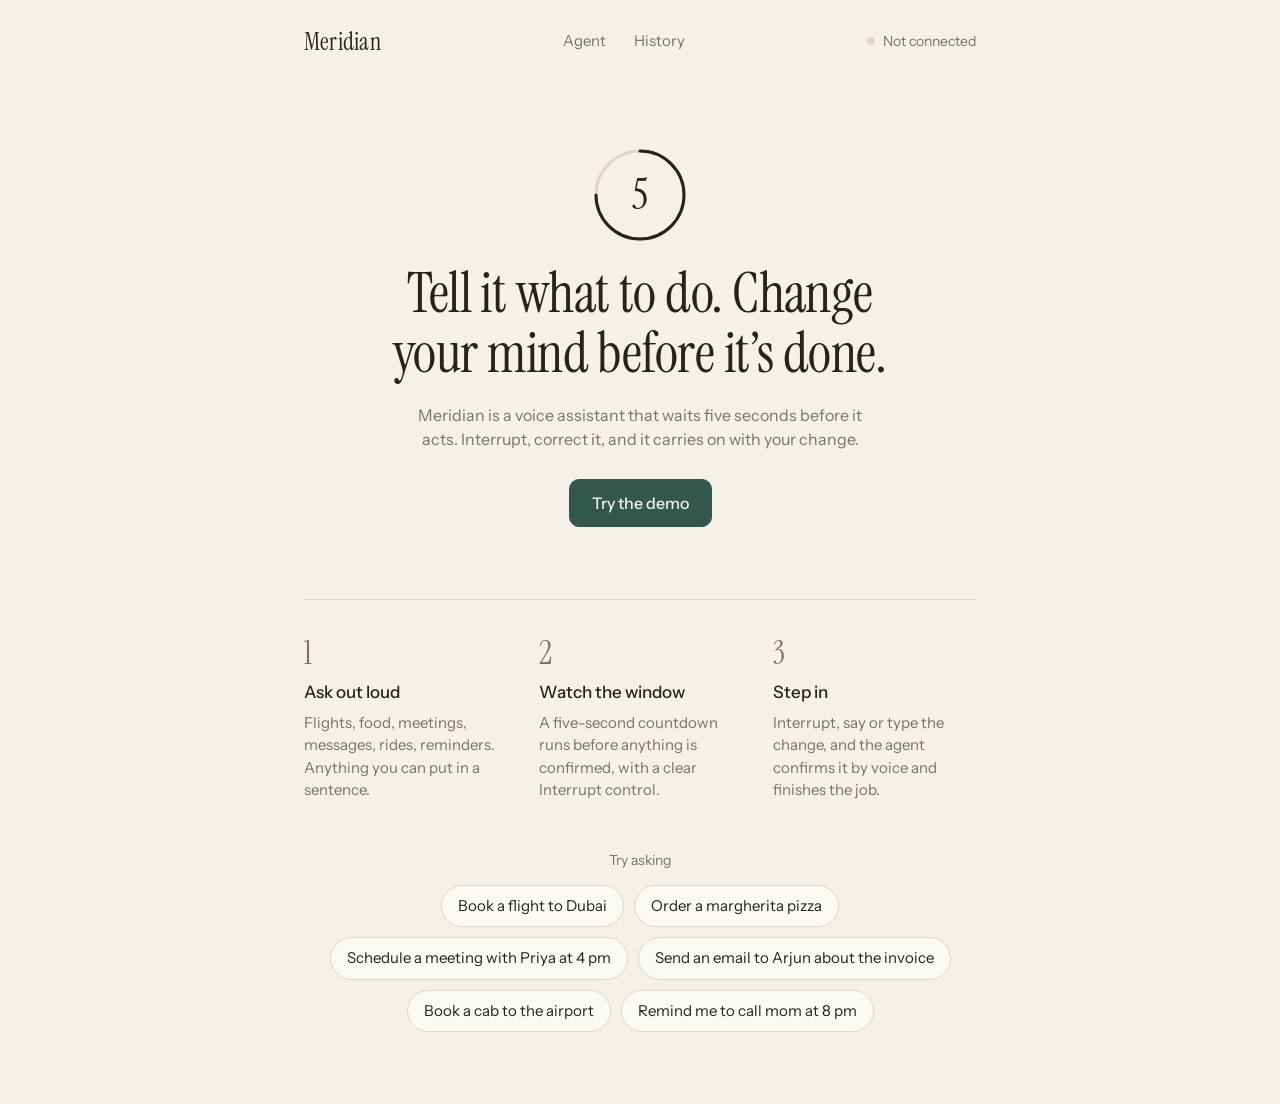
<file: frontend/index.html>
<!DOCTYPE html>
<html lang="en">
<head>
<meta charset="utf-8">
<meta name="viewport" content="width=device-width, initial-scale=1, viewport-fit=cover">
<title>Meridian — voice flight booking</title>
<link rel="preconnect" href="https://fonts.googleapis.com">
<link href="https://fonts.googleapis.com/css2?family=Instrument+Sans:wght@400;500;600&family=Instrument+Serif&display=swap" rel="stylesheet">
<style>
:root{
  --bg:#F5F1E8; --surface:#FBF9F4; --orb:#ECE5D6; --line:#DFD6C4; --ink:#26221D; --muted:#7A7264;
  --accent:#34574D; --accent-ink:#F5F1E8; --pause:#A3721B; --err:#9B3B2E;
  box-sizing:border-box; padding-top:env(safe-area-inset-top,0px); padding-bottom:env(safe-area-inset-bottom,0px);
}
@media (prefers-color-scheme:dark){:root:not([data-theme="light"]){
  --bg:#1D1A16; --surface:#25211C; --orb:#2E2921; --line:#3B352B; --ink:#EDE6D8; --muted:#A0978A;
  --accent:#8DB5A6; --accent-ink:#17211D; --pause:#D3A24E; --err:#D9826F;}}
:root[data-theme="dark"]{
  --bg:#1D1A16; --surface:#25211C; --orb:#2E2921; --line:#3B352B; --ink:#EDE6D8; --muted:#A0978A;
  --accent:#8DB5A6; --accent-ink:#17211D; --pause:#D3A24E; --err:#D9826F;}
html{scroll-padding-top:env(safe-area-inset-top,0px)}
*{box-sizing:border-box}
html,body{height:100%;margin:0}
body{background:var(--bg);color:var(--ink);font:400 16px/1.5 "Instrument Sans",system-ui,sans-serif;-webkit-font-smoothing:antialiased}
.app{min-height:100%;display:flex;flex-direction:column;max-width:720px;margin:0 auto;padding:0 24px}
header{display:flex;justify-content:space-between;align-items:center;padding:24px 0}
.brand{font:400 24px "Instrument Serif",Georgia,serif;letter-spacing:.01em}
.conn{display:flex;align-items:center;gap:8px;font-size:14px;color:var(--muted)}
.dot{width:8px;height:8px;border-radius:50%;background:var(--line)}
.conn[data-c="on"] .dot{background:var(--accent)} .conn[data-c="busy"] .dot{background:var(--pause)} .conn[data-c="err"] .dot{background:var(--err)}
main{flex:1;display:flex;flex-direction:column;align-items:center;justify-content:center;text-align:center;padding:24px 0 56px;gap:8px}
h1{font:400 clamp(36px,7vw,56px)/1.08 "Instrument Serif",Georgia,serif;margin:0;letter-spacing:-.01em;max-width:14em;text-wrap:balance}
.sub{color:var(--muted);margin:0;min-height:1.5em;max-width:30em}
.stage{margin:40px 0 32px}
/* orb */
.orb{position:relative;width:184px;height:184px;border:0;padding:0;border-radius:50%;background:transparent;cursor:pointer;color:var(--ink);display:grid;place-items:center}
.orb:focus-visible{outline:2px solid var(--accent);outline-offset:8px}
.orb:disabled{cursor:default}
.core{position:absolute;inset:14px;border-radius:50%;background:var(--orb);border:1px solid var(--line);transition:background .3s,border-color .3s,transform .2s}
.orb:not(:disabled):hover .core{transform:scale(1.02);border-color:var(--muted)}
.orb:not(:disabled):active .core{transform:scale(.98)}
.rings{position:absolute;inset:0;pointer-events:none}
.rings i{position:absolute;inset:14px;border-radius:50%;border:1.5px solid var(--accent);opacity:0}
.glyph{position:relative;display:grid;place-items:center;height:64px}
.glyph svg{display:block}
.num{font:400 72px/1 "Instrument Serif",serif;font-variant-numeric:tabular-nums}
.bars{display:flex;gap:5px;align-items:center;height:48px}
.bars b{width:5px;height:12px;border-radius:3px;background:var(--accent);animation:bar 1s ease-in-out infinite}
.bars b:nth-child(2){animation-delay:-.2s}.bars b:nth-child(3){animation-delay:-.4s}.bars b:nth-child(4){animation-delay:-.6s}.bars b:nth-child(5){animation-delay:-.8s}
@keyframes bar{0%,100%{height:10px}50%{height:44px}}
svg.prog{position:absolute;inset:0;width:100%;height:100%;transform:rotate(-90deg);pointer-events:none}
.prog circle{fill:none;stroke-width:3}
.prog .tr{stroke:var(--line)} .prog .fg{stroke:var(--ink);stroke-linecap:round}
.spin{animation:rot 1.1s linear infinite;transform-origin:center}
@keyframes rot{to{transform:rotate(360deg)}}
@keyframes ring{0%{transform:scale(.92);opacity:.5}100%{transform:scale(1.2);opacity:0}}
@keyframes breathe{0%,100%{transform:scale(.96);opacity:.25}50%{transform:scale(1.04);opacity:.5}}
[data-s="IDLE"] .rings i:first-child{animation:breathe 4s ease-in-out infinite}
[data-s="LISTENING"] .core{background:var(--accent);border-color:var(--accent);color:var(--accent-ink)}
[data-s="LISTENING"] .orb{color:var(--accent-ink)}
[data-s="LISTENING"] .rings i{animation:ring 2.2s ease-out infinite}
[data-s="LISTENING"] .rings i:nth-child(2){animation-delay:.7s}[data-s="LISTENING"] .rings i:nth-child(3){animation-delay:1.4s}
[data-s="INTERRUPTED"] .core{border-color:var(--pause)} [data-s="INTERRUPTED"] .orb{color:var(--pause)}
[data-s="CONFIRMED"] .core{background:var(--accent);border-color:var(--accent)} [data-s="CONFIRMED"] .orb{color:var(--accent-ink)}
[data-s="ERROR"] .orb{color:var(--err)} [data-s="ERROR"] .core{border-color:var(--err)}
/* controls */
.controls{min-height:112px;display:flex;flex-direction:column;align-items:center;gap:14px;width:100%}
.btn{font:500 16px "Instrument Sans",sans-serif;border-radius:10px;padding:13px 22px;cursor:pointer;border:1px solid var(--ink);background:var(--ink);color:var(--bg);transition:transform .15s,opacity .15s}
.btn:hover{opacity:.9}.btn:active{transform:scale(.98)}
.btn:focus-visible,input:focus-visible,.link:focus-visible{outline:2px solid var(--accent);outline-offset:3px}
.btn.accent{background:var(--accent);border-color:var(--accent);color:var(--accent-ink)}
.btn.ghost{background:transparent;color:var(--ink);border-color:var(--line)}
.btn:disabled{opacity:.5;cursor:default}
.link{background:none;border:0;color:var(--muted);font:inherit;cursor:pointer;text-decoration:underline;text-underline-offset:3px;padding:4px}
.hint{color:var(--muted);font-size:14px;margin:0}
.form{display:flex;gap:8px;width:100%;max-width:440px}
input[type=text]{flex:1;min-width:0;font:inherit;padding:12px 14px;border-radius:10px;border:1px solid var(--line);background:var(--surface);color:var(--ink)}
input[type=text]::placeholder{color:var(--muted)}
.heard{min-height:1.5em;color:var(--muted);font-style:italic;margin:0}
.dest{font:400 28px "Instrument Serif",serif;margin:0}
footer{padding:16px 0 24px;font-size:13px;color:var(--muted);text-align:center;border-top:1px solid var(--line)}
kbd{font:inherit;border:1px solid var(--line);border-radius:5px;padding:0 6px;background:var(--surface)}
.swap{animation:swap .3s ease-out}
@keyframes swap{from{opacity:0;transform:translateY(4px)}to{opacity:1;transform:none}}
@media (prefers-reduced-motion:reduce){*,*::before,*::after{animation-duration:.001s!important;animation-iteration-count:1!important;transition:none!important}}
.sr{position:absolute;width:1px;height:1px;overflow:hidden;clip:rect(0 0 0 0)}

a.brand{color:inherit;text-decoration:none}
.nav{display:flex;gap:4px}.nav a{color:var(--muted);text-decoration:none;font-size:15px;padding:6px 12px;border-radius:8px}
.nav a:hover,.nav a[aria-current]{color:var(--ink)}.nav a[aria-current]{background:var(--orb)}
.nav a:focus-visible,a.brand:focus-visible{outline:2px solid var(--accent);outline-offset:2px}
body:not([data-v="agent"]) #agent,body:not([data-v="agent"]) footer{display:none}
body:not([data-v="home"]) #home,body:not([data-v="history"]) #hist{display:none}
#home,#hist{flex:1;padding:40px 0 72px}
.hero{display:flex;flex-direction:column;align-items:center;text-align:center;gap:20px;padding:24px 0 8px}
.hero .btn{text-decoration:none;display:inline-block;margin-top:8px}
.steps{list-style:none;margin:64px 0 48px;padding:32px 0 0;border-top:1px solid var(--line);display:grid;grid-template-columns:repeat(3,1fr);gap:32px}
.steps .n{font:400 32px "Instrument Serif",serif;color:var(--muted)}
.steps h3{font-size:17px;font-weight:500;margin:6px 0}.steps p{margin:0;color:var(--muted);font-size:15px}
.tryhd{text-align:center;margin-bottom:14px}
.chips{display:flex;flex-wrap:wrap;gap:10px;justify-content:center}
.chip{font:inherit;font-size:15px;padding:9px 16px;border:1px solid var(--line);border-radius:999px;background:var(--surface);color:var(--ink);cursor:pointer;transition:border-color .15s}
.chip:hover{border-color:var(--muted)}.chip:focus-visible{outline:2px solid var(--accent);outline-offset:3px}
.receipt{width:100%;max-width:420px;border:1px solid var(--line);border-radius:12px;background:var(--surface);text-align:left;overflow:hidden}
.receipt>div{display:flex;justify-content:space-between;gap:16px;padding:12px 16px;border-top:1px solid var(--line)}.receipt>div:first-child{border-top:0}
.receipt dt{color:var(--muted)}.receipt dd{margin:0;text-align:right}
.chg{color:var(--pause);font-size:13px}
#hist h1{font-size:44px;text-align:left}#hist .sub{margin-bottom:24px}
#histList{list-style:none;margin:0 0 16px;padding:0}
#histList li{display:flex;justify-content:space-between;gap:16px;padding:16px 0;border-top:1px solid var(--line)}
#histList span{display:block;color:var(--muted);font-size:14px}#histList small{color:var(--muted);font-variant-numeric:tabular-nums}
#histList .empty{color:var(--muted)}
@media (max-width:640px){.steps{grid-template-columns:1fr;gap:24px}.conn span:last-child{display:none}}
</style>
</head>
<body>
<div class="app" id="app" data-s="OFFLINE">
  <header>
    <a class="brand" href="#/">Meridian</a><nav class="nav"><a href="#/agent">Agent</a><a href="#/history">History</a></nav>
    <span class="conn" id="conn" data-c="off"><span class="dot"></span><span id="connText">Not connected</span></span>
  </header>
  <section id="home">
  <div class="hero">
    <svg class="mark" width="96" height="96" viewBox="0 0 96 96" aria-hidden="true"><circle cx="48" cy="48" r="44" fill="none" stroke="var(--line)" stroke-width="3"/><circle cx="48" cy="48" r="44" fill="none" stroke="var(--ink)" stroke-width="3" stroke-linecap="round" stroke-dasharray="207 277" transform="rotate(-90 48 48)"/><text x="48" y="62" text-anchor="middle" font-family="Instrument Serif,serif" font-size="42" fill="currentColor">5</text></svg>
    <h1>Tell it what to do. Change your mind before it’s done.</h1>
    <p class="sub">Meridian is a voice assistant that waits five seconds before it acts. Interrupt, correct it, and it carries on with your change.</p>
    <a class="btn accent" href="#/agent">Try the demo</a>
  </div>
  <ol class="steps">
    <li><span class="n">1</span><h3>Ask out loud</h3><p>Flights, food, meetings, messages, rides, reminders. Anything you can put in a sentence.</p></li>
    <li><span class="n">2</span><h3>Watch the window</h3><p>A five-second countdown runs before anything is confirmed, with a clear Interrupt control.</p></li>
    <li><span class="n">3</span><h3>Step in</h3><p>Interrupt, say or type the change, and the agent confirms it by voice and finishes the job.</p></li>
  </ol>
  <p class="hint tryhd">Try asking</p>
  <div class="chips">
    <button class="chip" data-p="Book a flight to Dubai">Book a flight to Dubai</button>
    <button class="chip" data-p="Order a margherita pizza">Order a margherita pizza</button>
    <button class="chip" data-p="Schedule a meeting with Priya at 4 pm">Schedule a meeting with Priya at 4 pm</button>
    <button class="chip" data-p="Send an email to Arjun about the invoice">Send an email to Arjun about the invoice</button>
    <button class="chip" data-p="Book a cab to the airport">Book a cab to the airport</button>
    <button class="chip" data-p="Remind me to call mom at 8 pm">Remind me to call mom at 8 pm</button>
  </div>
</section>
  <main id="agent">
    <h1 id="title"></h1>
    <p class="sub" id="sub"></p>
    <div class="stage"><button class="orb" id="orb" type="button"></button></div>
    <div class="controls" id="controls"></div>
    <div class="sr" role="status" aria-live="polite" id="live"></div>
  </main>
  <section id="hist"><h1>History</h1><p class="sub">Everything the agent has completed, including changes you made during the window.</p><ul id="histList"></ul><button class="link" data-clear>Clear history</button></section>
  <footer>You have five seconds to step in before anything is confirmed. Press <kbd>Space</kbd> or <kbd>Esc</kbd> to interrupt.</footer>
</div>

<script>
/* ---------- Config ----------
   Set WS_URL to your backend (e.g. "ws://localhost:8000/ws") to use a real server.
   Left empty, a local mock server speaks the same protocol so the full flow can be demoed.
   Client -> server: {type:"utterance",text} {type:"commit"} {type:"interrupt"} {type:"update",text}
   Server -> client: {type:"action_started",kind,title,slot,subject,window_ms} {type:"agent_say",text,subject?}
                     {type:"confirmed",subject,done} {type:"clarify",text} {type:"error",message}
   Any task works: the server decides what the action is; the client only shows title, slot and subject. */
const WS_URL = "";
const WINDOW_MS = 5000;

/* ---------- State machine ---------- */
const NEXT = {
  OFFLINE:["CONNECTING"], CONNECTING:["IDLE","ERROR"],
  IDLE:["LISTENING","PROCESSING","ERROR"], LISTENING:["PROCESSING","IDLE","ERROR"],
  PROCESSING:["BOOKING","IDLE","ERROR"], BOOKING:["SPEAKING","INTERRUPTED","ERROR"],
  SPEAKING:["CONFIRMED","IDLE","ERROR"], INTERRUPTED:["UPDATING","ERROR"],
  UPDATING:["SPEAKING","ERROR"], CONFIRMED:["IDLE","LISTENING"], ERROR:["CONNECTING","OFFLINE"]
};
let S = "OFFLINE";
const ctx = { destination:"", heard:"", error:"", orig:"", done:"", ref:"", a:{title:"Working on it",slot:"Request"} };
let pending = null;

const $ = id => document.getElementById(id);
const app = $("app"), orb = $("orb");
let ws = null, recog = null, raf = 0, timers = [];

function go(next, patch){
  if(next !== S && !NEXT[S].includes(next)){ console.warn("blocked", S, "->", next); return; }
  exit(S); Object.assign(ctx, patch||{}); S = next; app.dataset.s = S; render(); enter(S);
}
function exit(s){
  if(s==="BOOKING") { cancelAnimationFrame(raf); raf = 0; }
  if(s==="LISTENING" && recog){ try{recog.abort()}catch(e){} }
}
function enter(s){
  if(s==="BOOKING") startCountdown(ctx.windowMs||WINDOW_MS);
  if(s==="LISTENING") listen();
  if(s==="IDLE") runPending();
  if(s==="CONFIRMED"){ speak(ctx.done+"."); saveHistory(); }
}

/* ---------- Copy + controls per state ---------- */
const V = {
  OFFLINE:   {t:()=>"Do things by talking.", s:()=>"Start the agent to allow microphone access and hear replies."},
  CONNECTING:{t:()=>"Connecting…", s:()=>"Allow the microphone if your browser asks."},
  IDLE:      {t:()=>"Ready when you are.", s:()=>"Tap the microphone and say what you need."},
  LISTENING: {t:()=>"Listening…", s:()=>"Try “Order a margherita pizza.”"},
  PROCESSING:{t:()=>"Understanding your request…", s:()=>""},
  BOOKING:   {t:()=>ctx.a.title, s:()=>"It goes through in five seconds unless you interrupt."},
  SPEAKING:  {t:()=>"Finishing up…", s:()=>""},
  INTERRUPTED:{t:()=>"Paused", s:()=>"Nothing is confirmed yet. Tell me what to change."},
  UPDATING:  {t:()=>"Updating "+String(ctx.a.slot||"request").toLowerCase()+"…", s:()=>""},
  CONFIRMED: {t:()=>ctx.done, s:()=>""},
  ERROR:     {t:()=>"Something went wrong", s:()=>ctx.error||"The connection dropped."}
};

const mic = '<svg width="44" height="44" viewBox="0 0 24 24" fill="none" stroke="currentColor" stroke-width="1.6" stroke-linecap="round" stroke-linejoin="round"><rect x="9" y="3" width="6" height="11" rx="3"/><path d="M5 11a7 7 0 0 0 14 0M12 18v3"/></svg>';
const icons = {
  pause:'<svg width="40" height="40" viewBox="0 0 24 24" fill="currentColor"><rect x="6" y="5" width="4" height="14" rx="1.2"/><rect x="14" y="5" width="4" height="14" rx="1.2"/></svg>',
  check:'<svg width="48" height="48" viewBox="0 0 24 24" fill="none" stroke="currentColor" stroke-width="1.8" stroke-linecap="round" stroke-linejoin="round"><path d="M5 12.5l4.5 4.5L19 7.5"/></svg>',
  alert:'<svg width="44" height="44" viewBox="0 0 24 24" fill="none" stroke="currentColor" stroke-width="1.6" stroke-linecap="round"><path d="M12 6v7M12 17.5v.5"/></svg>'
};
const R = 85, C = 2*Math.PI*R;
const ringSvg = (cls, arc) => `<svg class="prog" viewBox="0 0 184 184"><circle class="tr" cx="92" cy="92" r="${R}"/><circle class="fg ${cls||""}" id="fg" cx="92" cy="92" r="${R}" stroke-dasharray="${arc?C*.25+" "+C:C}" stroke-dashoffset="0"/></svg>`;

function orbHTML(){
  const rings = '<span class="rings"><i></i><i></i><i></i></span><span class="core"></span>';
  const g = h => `<span class="glyph">${h}</span>`;
  switch(S){
    case "PROCESSING": case "UPDATING": return rings+ringSvg("spin",true)+g(mic);
    case "BOOKING":    return rings+ringSvg()+g('<span class="num" id="num">5</span>');
    case "SPEAKING":   return rings+g('<span class="bars"><b></b><b></b><b></b><b></b><b></b></span>');
    case "INTERRUPTED":return rings+ringSvg()+g(icons.pause);
    case "CONFIRMED":  return rings+g(icons.check);
    case "ERROR":      return rings+g(icons.alert);
    default:           return rings+g(mic);
  }
}
const orbLabel = {OFFLINE:"Agent not started",CONNECTING:"Connecting",IDLE:"Start listening",LISTENING:"Stop listening",BOOKING:"Interrupt",CONFIRMED:"Start another request",ERROR:"Reconnect",SPEAKING:"Stop the agent's voice",INTERRUPTED:"Booking paused",PROCESSING:"Working",UPDATING:"Working"};

function controlsHTML(){
  switch(S){
    case "OFFLINE":   return '<button class="btn accent" data-a="start">Start agent</button>';
    case "CONNECTING":return '<button class="btn" disabled>Connecting…</button>';
    case "IDLE": return `<form class="form" data-f="utter"><input type="text" name="t" autocomplete="off" aria-label="Type a request" placeholder="or type a request"><button class="btn ghost">Send</button></form>`;
    case "LISTENING": return `<p class="heard" id="heard">${esc(ctx.heard)}</p><button class="link" data-a="stop">Stop listening</button>`;
    case "PROCESSING":return `<p class="heard">“${esc(ctx.heard)}”</p>`;
    case "BOOKING":   return `<p class="dest">${esc(ctx.destination)}</p><button class="btn" data-a="interrupt">Interrupt</button>`;
    case "SPEAKING":  return `<p class="dest">${esc(ctx.destination)}</p><button class="link" data-a="mute">Stop voice</button>`;
    case "INTERRUPTED":return `<form class="form" data-f="update"><input type="text" name="t" autocomplete="off" aria-label="What would you like to change?" placeholder="No, change it to…"><button class="btn">Send</button></form><p class="hint">Nothing is done while paused.</p>`;
    case "UPDATING":  return `<p class="heard">“${esc(ctx.heard)}”</p>`;
    case "CONFIRMED": { const chg = ctx.orig && ctx.orig!==ctx.destination;
      return `<div class="receipt"><div><dt>Request</dt><dd>${esc(ctx.a.title)}</dd></div><div><dt>${esc(ctx.a.slot)}</dt><dd>${esc(ctx.destination)}${chg?`<br><span class="chg">Changed from ${esc(ctx.orig)}</span>`:""}</dd></div><div><dt>Reference</dt><dd>${ctx.ref}</dd></div></div><button class="btn ghost" data-a="again">Start another request</button>`; }
    case "ERROR":     return '<button class="btn" data-a="retry">Reconnect</button>';
  }
}
const esc = s => String(s||"").replace(/[&<>"]/g,c=>({"&":"&amp;","<":"&lt;",">":"&gt;",'"':"&quot;"}[c]));

function render(){
  const v = V[S];
  $("title").textContent = v.t(); $("title").classList.remove("swap"); void $("title").offsetWidth; $("title").classList.add("swap");
  $("sub").textContent = v.s();
  orb.innerHTML = orbHTML(); orb.setAttribute("aria-label", orbLabel[S]);
  orb.disabled = ["CONNECTING","PROCESSING","UPDATING","INTERRUPTED"].includes(S);
  $("controls").innerHTML = controlsHTML();
  const inp = $("controls").querySelector("input"); if(inp && S==="INTERRUPTED") inp.focus();
  const c = $("conn");
  const map = {OFFLINE:["off","Not connected"],CONNECTING:["busy","Connecting"],ERROR:["err","Disconnected"]};
  const m = map[S] || ["on","Connected"]; c.dataset.c = m[0]; $("connText").textContent = m[1];
  $("live").textContent = v.t();
}

/* ---------- 5-second interruption window ---------- */
function startCountdown(ms){
  const end = performance.now() + ms, fg = $("fg"), num = $("num");
  const tick = now => {
    const left = Math.max(0, end - now);
    fg.setAttribute("stroke-dashoffset", (C * (1 - left/ms)).toFixed(2));
    num.textContent = Math.ceil(left/1000);
    if(left <= 0){ raf = 0; onWindowElapsed(); return; }
    raf = requestAnimationFrame(tick);
  };
  raf = requestAnimationFrame(tick);
}
function onWindowElapsed(){ go("SPEAKING"); send({type:"commit"}); }
function interrupt(){
  if(S!=="BOOKING") return;
  speechSynthesis && speechSynthesis.cancel();
  go("INTERRUPTED");           // exit(BOOKING) cancels the rAF loop
  send({type:"interrupt"});
}

/* ---------- Voice ---------- */
const SR = window.SpeechRecognition || window.webkitSpeechRecognition;
function speak(text){
  if(!("speechSynthesis" in window)) return;
  speechSynthesis.cancel(); const u = new SpeechSynthesisUtterance(text); u.rate = 1.02; speechSynthesis.speak(u);
}
function listen(){
  ctx.heard = "";
  if(!SR){ ctx.error="Speech recognition isn’t supported in this browser. Type your request instead."; go("IDLE"); return; }
  recog = new SR(); recog.lang = "en-US"; recog.interimResults = true;
  let final = "";
  recog.onresult = e => { let t=""; for(const r of e.results){ t += r[0].transcript; if(r.isFinal) final = t; }
    ctx.heard = t; const h = $("heard"); if(h) h.textContent = t; };
  recog.onend = () => { if(S==="LISTENING"){ (final||ctx.heard) ? submitUtterance(final||ctx.heard) : go("IDLE"); } };
  recog.onerror = e => { if(S==="LISTENING" && e.error!=="aborted") go("IDLE"); };
  try{ recog.start(); }catch(e){ go("IDLE"); }
}
function submitUtterance(text){ go("PROCESSING",{heard:text}); send({type:"utterance",text}); }

/* ---------- Transport ---------- */
function send(msg){ if(ws && ws.readyState===1) ws.send(JSON.stringify(msg)); else if(!WS_URL) mock(msg); }
function onServer(m){
  if(m.type==="action_started" && S==="PROCESSING"){
    ctx.a = m; ctx.orig = m.subject||"";
    speak(m.title+(m.subject?": "+m.subject:"")+". Say interrupt if you want to change anything.");
    go("BOOKING",{destination:m.subject||"", windowMs:m.window_ms||WINDOW_MS});
  }
  else if(m.type==="agent_say"){ if(S==="UPDATING") go("SPEAKING",{destination:m.subject||ctx.destination}); speak(m.text); }
  else if(m.type==="confirmed" && S==="SPEAKING") go("CONFIRMED",{destination:m.subject||ctx.destination, done:m.done||"Done", ref:"MR-"+Math.random().toString(36).slice(2,8).toUpperCase()});
  else if(m.type==="clarify" && S==="PROCESSING"){ speak(m.text); go("IDLE"); }
  else if(m.type==="error") go("ERROR",{error:m.message});
}

/* Local mock backend, same protocol as a real server. Swap for your LLM + tool calling. */
const later = (fn,ms) => timers.push(setTimeout(fn,ms));
const cap = t => t.replace(/\b\w/g,c=>c.toUpperCase());
const grab = (t,re) => { const m = t.match(re); return m ? m[1].trim().replace(/[.!?]+$/,"") : ""; };
const INTENTS = [
 {k:"message",re:/e-?mail|message|text\b/i,title:"Sending your message",slot:"Recipient",get:t=>cap(grab(t,/\bto\s+([a-z]+)/i)),done:v=>"Message sent to "+v},
 {k:"flight",re:/flight|\bfly\b/i,title:"Booking your flight",slot:"Destination",get:t=>cap(grab(t,/\b(?:to|for)\s+([a-z .'-]+?)(?=\s+(?:please|tomorrow|on|next|from)\b|[.!?,]|$)/i)),done:v=>"Flight booked to "+v},
 {k:"ride",re:/\bcab\b|taxi|\bride\b|uber/i,title:"Booking your ride",slot:"Destination",get:t=>cap(grab(t,/\bto\s+(?:the\s+)?([a-z .'-]+)/i)),done:v=>"Ride booked to "+v},
 {k:"meeting",re:/meeting|schedule|calendar/i,title:"Scheduling your meeting",slot:"Details",get:t=>grab(t,/(?:meeting|schedule)(?:\s+a)?(?:\s+meeting)?\s+(.+)/i),done:v=>"Meeting scheduled "+v},
 {k:"reminder",re:/remind/i,title:"Setting your reminder",slot:"Reminder",get:t=>grab(t,/remind(?:\s+me)?\s+(.+)/i),done:v=>"Reminder set: "+v},
 {k:"food",re:/\border\b|pizza|burger|dinner|lunch/i,title:"Placing your order",slot:"Item",get:t=>grab(t,/order(?:\s+(?:me|a|an|some))*\s+(.+)/i),done:v=>"Order placed: "+v}
];
const GENERIC = {k:"task",title:"Working on it",slot:"Request",get:t=>t.trim().slice(0,80),done:v=>"Done: "+v};
let cur = GENERIC, curVal = "";
const strip = t => t.replace(/^\s*(no|nope|wait|actually)\b[,.!\s]*/i,"").replace(/^(change (?:it|that|this) to|make it|instead,?|switch to|use)\s*/i,"").trim();
function mock(m){
  if(m.type==="utterance"){
    cur = INTENTS.find(i=>i.re.test(m.text)) || GENERIC; curVal = cur.get(m.text);
    if(!curVal) return later(()=>onServer({type:"clarify",text:"What should the "+cur.slot.toLowerCase()+" be?"}),700);
    later(()=>onServer({type:"action_started",kind:cur.k,title:cur.title,slot:cur.slot,subject:curVal,window_ms:WINDOW_MS}),900);
  }
  if(m.type==="commit") later(()=>onServer({type:"confirmed",subject:curVal,done:cur.done(curVal)}),2200);
  if(m.type==="interrupt"){ timers.forEach(clearTimeout); timers=[]; }
  if(m.type==="update"){
    const plain = strip(m.text), v = ["flight","ride","message"].includes(cur.k) ? (cur.get(m.text)||cap(plain)) : plain;
    curVal = v;
    later(()=>onServer({type:"agent_say",text:"Got it. Changing the "+cur.slot.toLowerCase()+" to "+v+". Finishing now.",subject:v}),1000);
    later(()=>onServer({type:"confirmed",subject:v,done:cur.done(v)}),4200);
  }
}

async function start(){
  go("CONNECTING");
  try{
    const st = await navigator.mediaDevices.getUserMedia({audio:true}); st.getTracks().forEach(t=>t.stop());
  }catch(e){ return go("ERROR",{error:"Microphone access was blocked. Allow it in your browser’s site settings, then reconnect."}); }
  if("speechSynthesis" in window){ const u = new SpeechSynthesisUtterance(" "); u.volume = 0; speechSynthesis.speak(u); } // unlock audio playback
  if(!WS_URL){ later(()=>go("IDLE"),500); return; }
  ws = new WebSocket(WS_URL);
  ws.onopen = () => go("IDLE");
  ws.onmessage = e => { try{ onServer(JSON.parse(e.data)); }catch(_){} };
  ws.onerror = () => go("ERROR",{error:"Couldn’t reach the booking server."});
  ws.onclose = () => { if(S!=="OFFLINE" && S!=="ERROR") go("ERROR",{error:"The connection to the server closed."}); };
}
function reset(){ speechSynthesis && speechSynthesis.cancel(); timers.forEach(clearTimeout); timers=[]; ctx.heard=""; ctx.destination=""; }

/* ---------- Events ---------- */
orb.addEventListener("click", () => {
  if(S==="IDLE") go("LISTENING");
  else if(S==="LISTENING") { try{recog.stop()}catch(e){} }
  else if(S==="BOOKING") interrupt();
  else if(S==="SPEAKING") speechSynthesis && speechSynthesis.cancel();
  else if(S==="CONFIRMED") { reset(); go("IDLE"); }
  else if(S==="ERROR") start_retry();
});
function start_retry(){ go("CONNECTING"); start(); }
$("controls").addEventListener("click", e => {
  const a = e.target.closest("[data-a]"); if(!a) return;
  ({ start, interrupt, stop:()=>{try{recog.stop()}catch(_){}} , mute:()=>speechSynthesis.cancel(),
     again:()=>{reset(); go("IDLE");}, retry:()=>{ ws && ws.close(); ws=null; go("CONNECTING"); start(); } })[a.dataset.a]();
});
$("controls").addEventListener("submit", e => {
  e.preventDefault(); const f = e.target.dataset.f, t = new FormData(e.target).get("t").trim(); if(!t) return;
  if(f==="utter") submitUtterance(t);
  if(f==="update"){ go("UPDATING",{heard:t}); send({type:"update",text:t}); }
});
document.addEventListener("keydown", e => {
  if(S==="BOOKING" && (e.key===" " || e.key==="Escape")){ e.preventDefault(); interrupt(); }
});
/* ---------- History, views, examples ---------- */
let HIST = []; try{ HIST = JSON.parse(localStorage.getItem("mer_hist")||"[]"); }catch(e){}
function saveHistory(){
  HIST.unshift({done:ctx.done,title:ctx.a.title,slot:ctx.a.slot,from:(ctx.orig&&ctx.orig!==ctx.destination)?ctx.orig:"",ref:ctx.ref,t:Date.now()});
  HIST = HIST.slice(0,30); try{ localStorage.setItem("mer_hist",JSON.stringify(HIST)); }catch(e){}
}
function renderHistory(){
  $("histList").innerHTML = HIST.length ? HIST.map(h=>`<li><div><strong>${esc(h.done)}</strong><span>${esc(h.title)}</span><span>${new Date(h.t).toLocaleString([],{dateStyle:"medium",timeStyle:"short"})}</span>${h.from?`<span class="chg">You interrupted and changed the ${esc(String(h.slot).toLowerCase())} from ${esc(h.from)}</span>`:""}</div><small>${esc(h.ref)}</small></li>`).join("")
    : '<li class="empty">Nothing yet. Ask the agent for something and it will appear here.</li>';
}
function route(){
  const v = location.hash.replace("#/","");
  const view = ["agent","history"].includes(v) ? v : "home";
  document.body.dataset.v = view;
  document.querySelectorAll(".nav a").forEach(a=>a.toggleAttribute("aria-current", a.getAttribute("href")==="#/"+view));
  if(view==="history") renderHistory();
  scrollTo(0,0);
}
function runPending(){ if(pending && S==="IDLE"){ const p = pending; pending = null; setTimeout(()=>{ if(S==="IDLE") submitUtterance(p); },350); } }
document.addEventListener("click", e => {
  const c = e.target.closest("[data-p]");
  if(c){ pending = c.dataset.p; location.hash = "#/agent"; if(S==="CONFIRMED"){ reset(); go("IDLE"); } else runPending(); }
  if(e.target.closest("[data-clear]")){ HIST=[]; try{localStorage.removeItem("mer_hist")}catch(_){} renderHistory(); }
});
addEventListener("hashchange", route);
render();
route();
</script>
</body>
</html>
</file>
